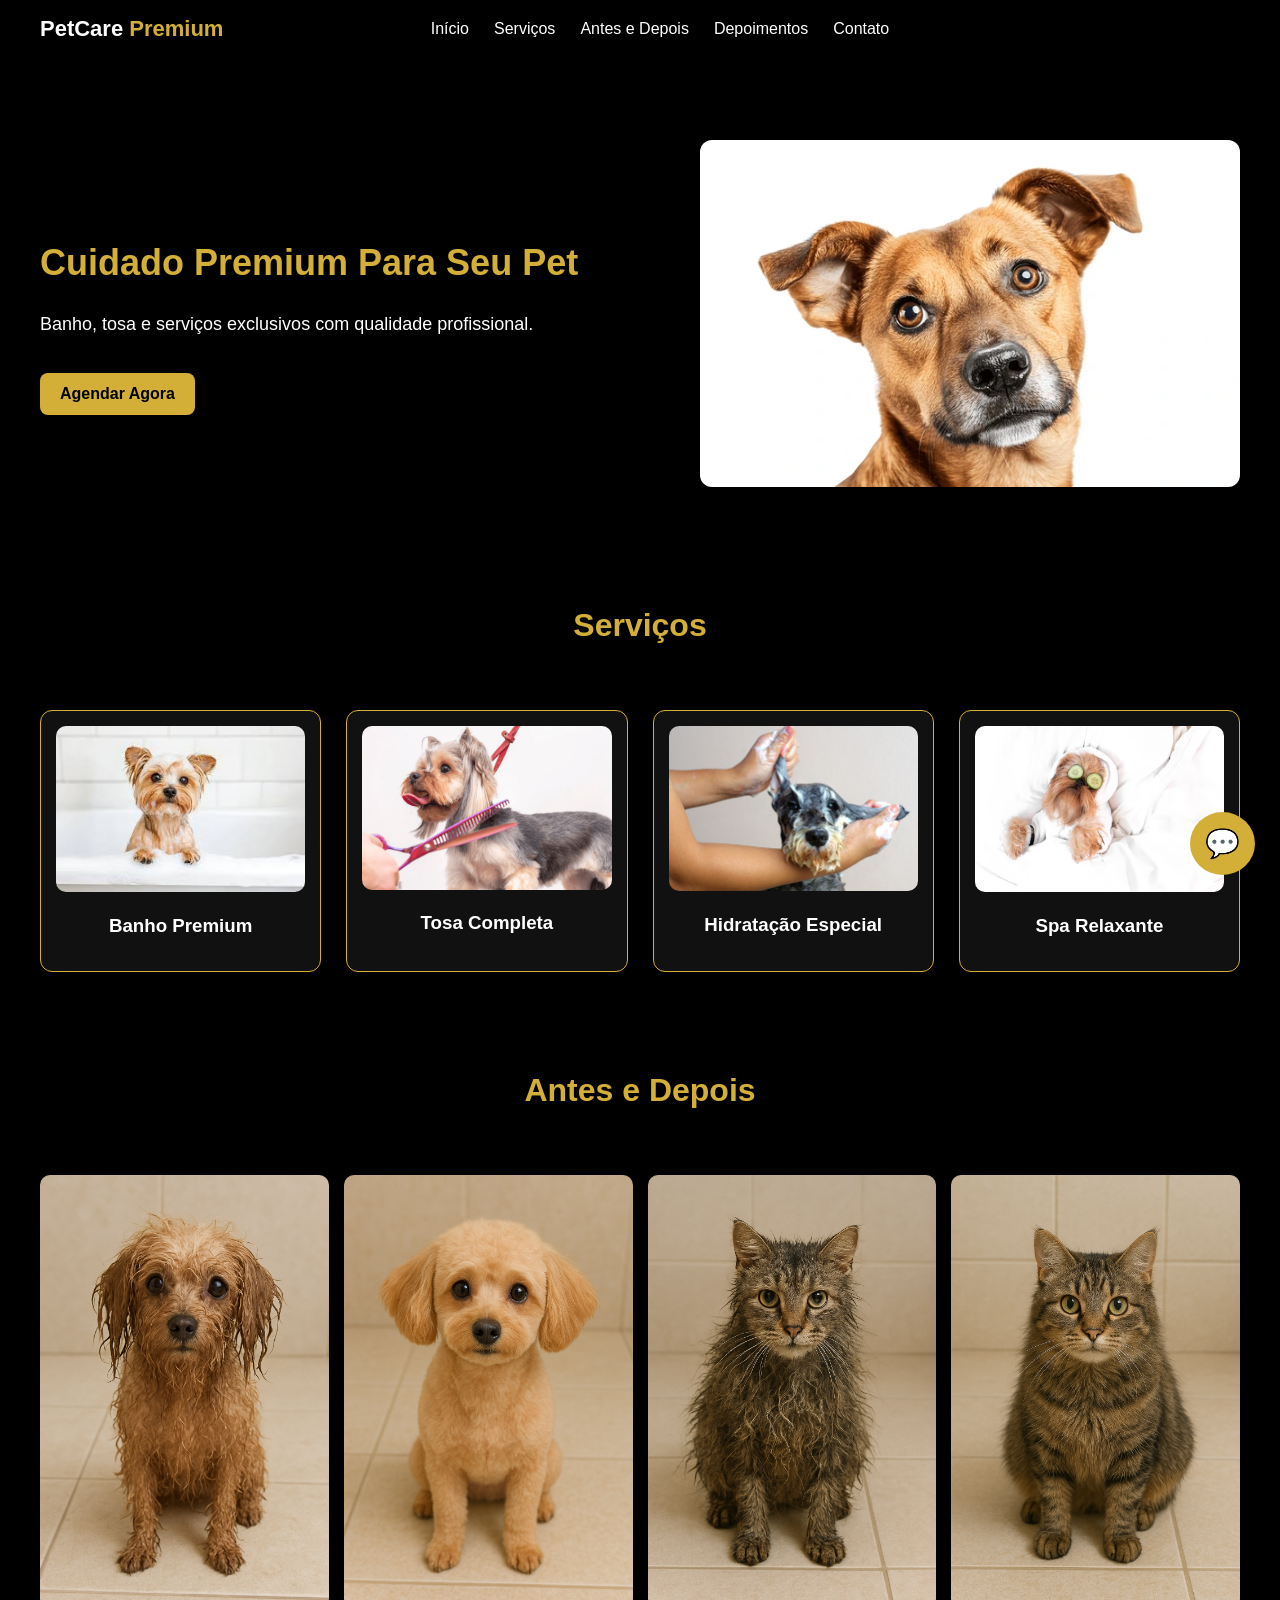
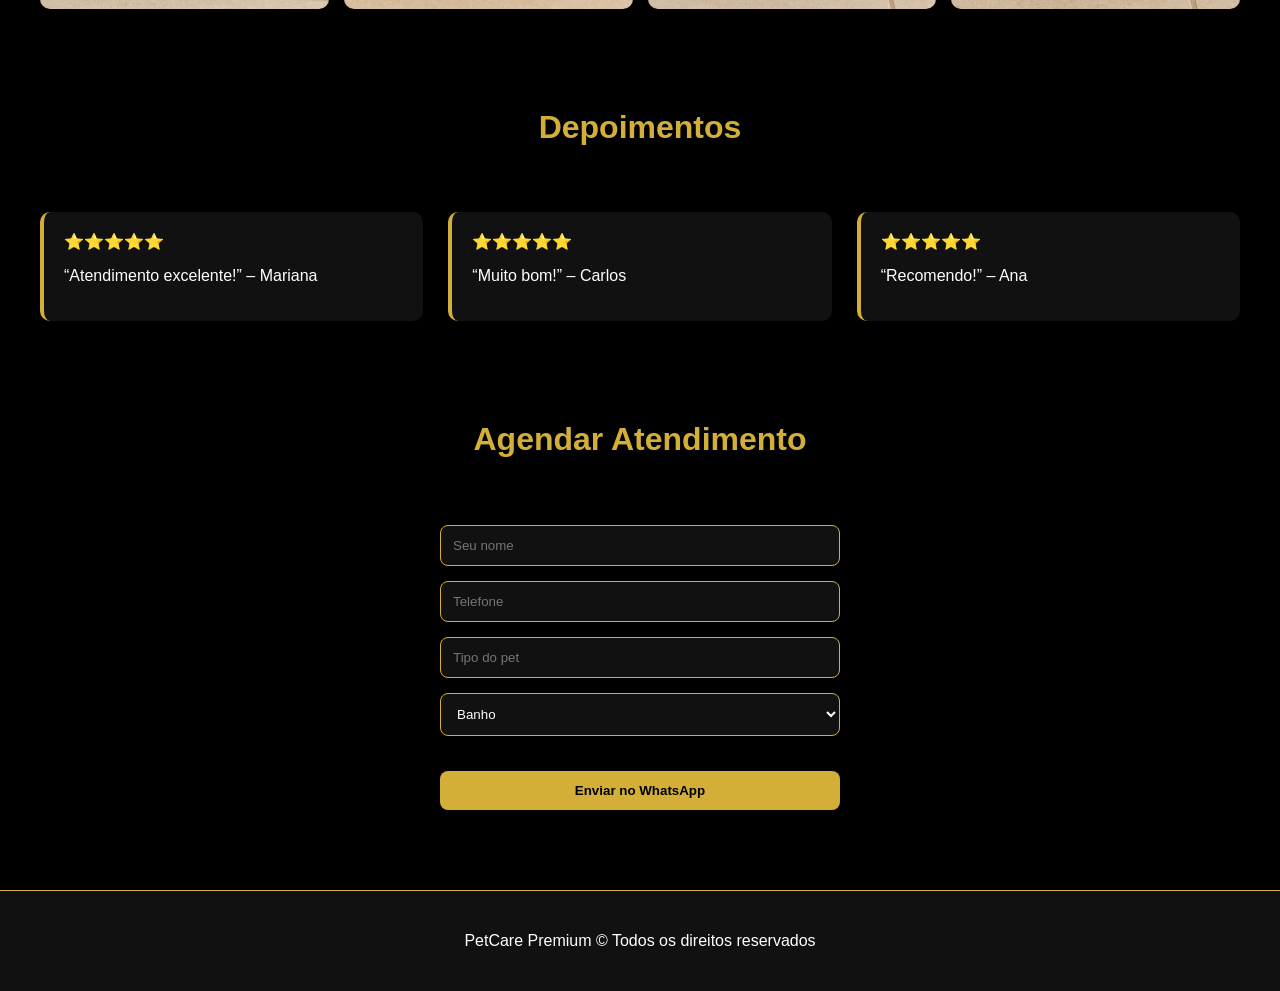
<file: index.html>
<!DOCTYPE html>
<html lang="pt-BR">
<head>
    <meta charset="UTF-8">
    <meta name="viewport" content="width=device-width, initial-scale=1.0">
    <title>PetCare Premium | Banho e Tosa</title>
    <link rel="stylesheet" href="teste.css">
</head>

<body>

<header>
    <nav>
        <h1 class="logo">PetCare <span>Premium</span></h1>

        <!-- Botão hamburguer para celular -->
        <button type="button" class="btn-mobile" id="btn-mobile" aria-controls="menu" aria-expanded="false" aria-label="Abrir menu">☰</button>

        <ul class="menu" id="menu">
            <li><a href="#inicio">Início</a></li>
            <li><a href="#servicos">Serviços</a></li>
            <li><a href="#antesdepois">Antes e Depois</a></li>
            <li><a href="#depoimentos">Depoimentos</a></li>
            <li><a href="#agendamento">Contato</a></li>
        </ul>
    </nav>
</header>

<main>


<!-- HERO -->
<section id="inicio" class="hero">
    <div>
        <h2>Cuidado Premium Para Seu Pet</h2>
        <p>Banho, tosa e serviços exclusivos com qualidade profissional.</p>
        <a href="#agendamento" class="cta">Agendar Agora</a>
    </div>

    <!-- HERO BASE64 -->
    <img 
    class="hero-img"
    alt="Pet"
    src="img/hero.webp" >
</section>

<!-- SERVIÇOS -->
<section id="servicos">
    <h2 class="titulo">Serviços</h2>

    <div class="grid">

        <div class="card">
            <img alt="Banho"
            src="img/cachorrobanho.jpg" >
            <h3>Banho Premium</h3>
        </div>

        <div class="card">
            <img alt="Tosa"
            src="img/cachorro_tosar.webp" >
            <h3>Tosa Completa</h3>
        </div>

        <div class="card">
            <img alt="Hidratação"
            src="img/Dando-banho-no-cachorro.jpg" >
            <h3>Hidratação Especial</h3>
        </div>

        <div class="card">
            <img alt="Spa"
            src="img/cachorro-pepio.avif" >
            <h3>Spa Relaxante</h3>
        </div>
    </div>
</section>

<!-- ANTES E DEPOIS -->
<section id="antesdepois">
    <h2 class="titulo">Antes e Depois</h2>

    <div class="galeria">
        <img alt="Antes"
        src="img/antes1.png" >

        <img alt="Depois"
        src="img/depois1.png" >

        <img alt="Antes 2"
        src="img/antes2.png" >

        <img alt="Depois 2"
        src="img/depois2.png" >
    </div>
</section>

<!-- DEPOIMENTOS -->
<section id="depoimentos">
    <h2 class="titulo">Depoimentos</h2>

    <div class="grid depo-grid">
        <div class="dep-card">⭐⭐⭐⭐⭐<p>“Atendimento excelente!” – Mariana</p></div>
        <div class="dep-card">⭐⭐⭐⭐⭐<p>“Muito bom!” – Carlos</p></div>
        <div class="dep-card">⭐⭐⭐⭐⭐<p>“Recomendo!” – Ana</p></div>
    </div>
</section>

<!-- FORMULÁRIO -->
<section id="agendamento">
    <h2 class="titulo">Agendar Atendimento</h2>

    <form id="form-agendar">
        <input type="text" id="nome" placeholder="Seu nome" required>
        <input type="tel" id="telefone" placeholder="Telefone" required>
        <input type="text" id="pet" placeholder="Tipo do pet" required>

        <select id="servico">
            <option>Banho</option>
            <option>Tosa</option>
            <option>Hidratação</option>
            <option>Spa</option>
        </select>

        <button type="submit" class="cta">Enviar no WhatsApp</button>
    </form>
</section>

    </main>

    <footer>
        <p>PetCare Premium © Todos os direitos reservados</p>
    </footer>

    <a href="https://wa.me/5511999999999" class="whatsapp" target="_blank" rel="noopener noreferrer">💬</a>

<script src="lead.js"></script>
</body>
</html>
</file>
<file: teste.css>
:root {
  --preto: #000;
  --dourado: #d4af37;
  --branco: #fff;
}

body {
  margin: 0;
  font-family: "Poppins", sans-serif;
  background: var(--preto);
  color: var(--branco);
}

/* ===== HEADER ===== */
header {
  position: fixed;
  top: 0;
  width: 100%;
  background: #000000dd;
  padding: 20px;
  z-index: 1000;
}

/* NAV DESKTOP */
nav {
  display: flex;
  justify-content: center; /* menu centralizado */
  align-items: center;
  position: relative;
}

.logo {
  position: absolute;
  left: 20px;
  font-size: 22px;
  font-weight: bold;
}

.logo span {
  color: var(--dourado);
}

.menu {
  display: flex;
  gap: 25px;
  list-style: none;
  padding: 0;
  margin: 0;
}

.menu a {
  text-decoration: none;
  color: var(--branco);
  transition: 0.3s;
}

.menu a:hover {
  color: var(--dourado);
}

/* BOTÃO MOBILE (OCULTO NO PC) */
.btn-mobile {
  display: none;
  background: none;
  border: none;
  color: var(--branco);
  font-size: 32px;
  cursor: pointer;
  position: absolute;
  right: 20px;
}

/* ===== MOBILE ===== */
@media (max-width: 900px) {

  /* botão aparece */
  .btn-mobile {
    display: block;
  }

  /* menu fecha em mobile */
  .menu {
    display: none;
    flex-direction: column;
    background: #111;
    position: absolute;
    top: 80px;
    right: 20px;
    padding: 20px;
    border-radius: 10px;
    width: 180px;
  }

  /* quando ativo aparece */
  .menu.active {
    display: flex;
  }
}


/* ===== HERO ===== */
.hero {
  display: flex;
  justify-content: space-between;
  align-items: center;
  padding: 140px 40px 60px;
  gap: 40px;
}

.hero h2 {
  font-size: 36px;
  color: var(--dourado);
}

.hero p {
  font-size: 18px;
}

.hero-img {
  width: 45%;
  border-radius: 12px;
}

.cta {
  background: var(--dourado);
  color: var(--preto);
  padding: 12px 20px;
  border-radius: 8px;
  font-weight: bold;
  text-decoration: none;
  margin-top: 20px;
  display: inline-block;
  transition: 0.3s;
}

.cta:hover {
  opacity: 0.8;
}

/* ===== TÍTULOS ===== */
.titulo {
  text-align: center;
  color: var(--dourado);
  font-size: 32px;
  margin-top: 60px;
}

/* ===== SERVIÇOS ===== */
.grid {
  padding: 40px;
  display: grid;
  grid-template-columns: repeat(4, 1fr);
  gap: 25px;
}

.card {
  background: #111;
  border: 1px solid var(--dourado);
  padding: 15px;
  border-radius: 12px;
  text-align: center;
}

.card img {
  width: 100%;
  border-radius: 10px;
}

/* ===== GALERIA ===== */
.galeria {
  display: grid;
  padding: 40px;
  grid-template-columns: repeat(4, 1fr);
  gap: 15px;
}

.galeria img {
  width: 100%;
  border-radius: 10px;
}

/* ===== DEPOIMENTOS ===== */
.depo-grid {
  grid-template-columns: repeat(3, 1fr);
}

.dep-card {
  background: #111;
  border-left: 4px solid var(--dourado);
  padding: 20px;
  border-radius: 10px;
}

/* ===== FORMULÁRIO ===== */
form {
  max-width: 400px;
  margin: auto;
  padding: 40px;
  display: flex;
  flex-direction: column;
  gap: 15px;
}

input,
select {
  padding: 12px;
  background: #111;
  border: 1px solid var(--dourado);
  border-radius: 8px;
  color: var(--branco);
}

button.cta {
  border: none;
  cursor: pointer;
}

/* ===== FOOTER ===== */
footer {
  background: #111;
  border-top: 1px solid var(--dourado);
  text-align: center;
  padding: 25px;
  margin-top: 40px;
}

/* ===== WHATSAPP ===== */
.whatsapp {
  position: fixed;
  bottom: 25px;
  right: 25px;
  background: var(--dourado);
  padding: 15px;
  font-size: 28px;
  color: var(--preto);
  text-decoration: none;
  border-radius: 50%;
  transition: 0.3s;
}

.whatsapp:hover {
  transform: scale(1.1);
}

/* ===== RESPONSIVO ===== */
@media (max-width: 900px) {
  .hero {
    flex-direction: column;
    text-align: center;
  }

  .hero-img {
    width: 90%;
  }

  .grid,
  .galeria,
  .depo-grid {
    grid-template-columns: 1fr;
  }
}
</file>
